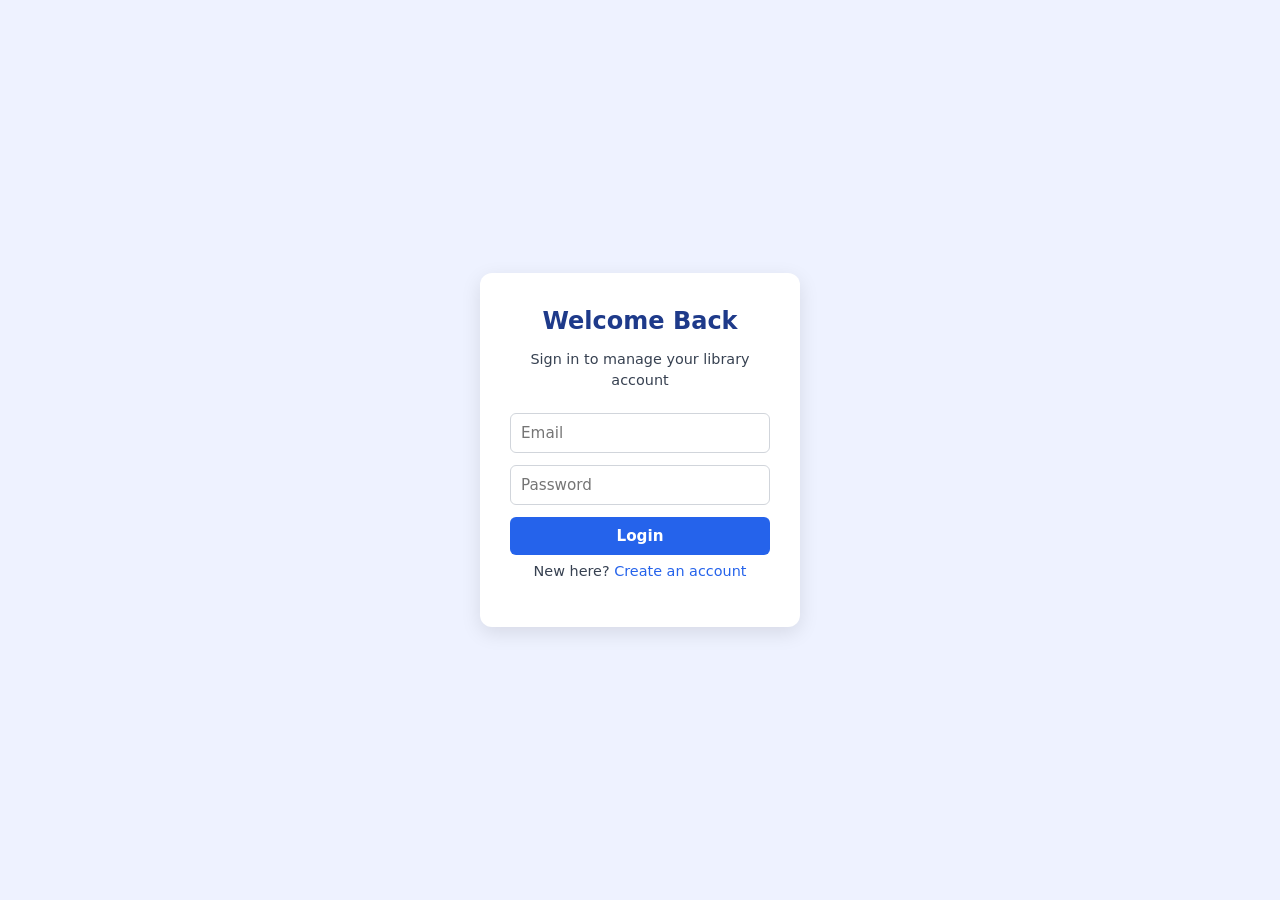
<file: frontend/index.html>
<!DOCTYPE html>
<html lang="en">
<head>
  <meta charset="UTF-8">
  <title>Library</title>
  <meta name="viewport" content="width=device-width, initial-scale=1">
  <link rel="stylesheet" href="style.css">
  <style>
    body {
      background:#eef2ff;
      display:flex;
      justify-content:center;
      align-items:center;
      height:100vh;
      font-family:system-ui, sans-serif;
    }
    .container {
      background:#fff;
      padding:30px;
      border-radius:12px;
      box-shadow:0 6px 20px rgba(0,0,0,0.1);
      width:320px;
      text-align:center;
    }
    h2 { color:#1e3a8a; margin-bottom:10px; }
    p { color:#374151; font-size:0.9rem; margin-bottom:15px; }
    input, button {
      width:100%;
      padding:10px;
      margin:6px 0;
      border-radius:6px;
      border:1px solid #d1d5db;
      font-size:0.95rem;
    }
    button {
      background:#2563eb;
      color:white;
      border:none;
      cursor:pointer;
      font-weight:600;
    }
    button:hover { opacity:0.9; }
    .alert { display:none; padding:8px; border-radius:6px; margin-top:10px; font-size:0.9rem; }
    .alert-error { background:#fee2e2; color:#991b1b; }
    a { color:#2563eb; text-decoration:none; }
    a:hover { text-decoration:underline; }
  </style>
</head>
<body>

  <div class="container">
    <h2>Welcome Back</h2>
    <p>Sign in to manage your library account</p>

    <form id="login-form">
      <input type="email" name="email" placeholder="Email" required>
      <input type="password" name="password" placeholder="Password" required>
      <button type="submit">Login</button>
    </form>

    <div id="login-error" class="alert alert-error"></div>

    <p>New here? <a href="register.html">Create an account</a></p>
  </div>

  <script>
    const API_BASE_URL = "https://library-management-system-s7gj.onrender.com";

    async function apiRequest(path, options={}) {
      const res = await fetch(API_BASE_URL + path, {
        headers: {"Content-Type":"application/json"},
        ...options
      });
      let data = null;
      try { data = await res.json(); } catch(e){}
      if(!res.ok) throw new Error(data?.message || "Request failed");
      return data;
    }

    document.getElementById("login-form").addEventListener("submit", async function(e){
      e.preventDefault();
      const form = e.target;
      const email = form.email.value.trim();
      const password = form.password.value;

      const errorBox = document.getElementById("login-error");
      errorBox.style.display="none";

      try {
        const user = await apiRequest("/api/auth/login", {
          method:"POST",
          body: JSON.stringify({email,password})
        });

        localStorage.setItem("lms_user", JSON.stringify(user));

        window.location.href = "dashboard.html";

      } catch(err){
        errorBox.innerText = err.message || "Login failed ❌";
        errorBox.style.display="block";
      }
    });
  </script>

</body>
</html>
</file>
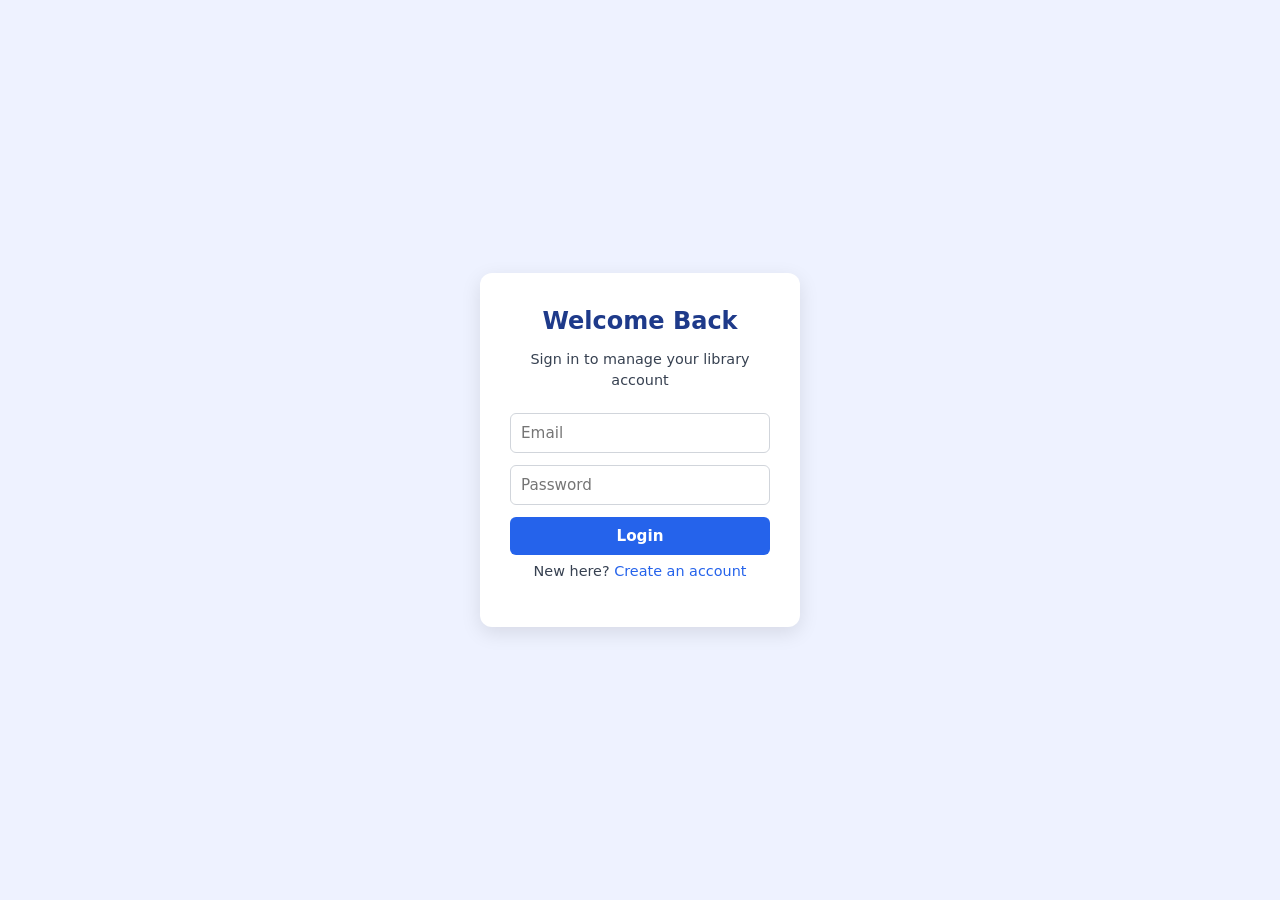
<file: frontend/dashboard.html>
<!DOCTYPE html>
<html lang="en">
<head>
  <meta charset="UTF-8">
  <title>Library Dashboard</title>
  <meta name="viewport" content="width=device-width, initial-scale=1">
  <link rel="stylesheet" href="style.css">
  <style>
    body { 
      background:#eef2ff; 
      font-family:system-ui, sans-serif; 
      margin:0; 
      padding:20px; 
      color:#111827;
    }

    header { 
      display:flex; 
      justify-content:space-between; 
      align-items:center; 
      flex-wrap:wrap;
      background:#1e3a8a;
      padding:16px 24px;
      border-radius:8px;
      margin-bottom:20px; 
      color:white;
    }

    header h2 { 
      font-size:1.8rem; 
      font-weight:700;
    }

    #user-info { 
      text-align:right; 
    }

    #user-info span { 
      display:block; 
      font-size:0.9rem; 
      color:#ffffff;
      margin-top:4px;
    }

    #user-info button { 
      background:#ef4444; 
      color:white; 
      border:none; 
      padding:6px 12px; 
      border-radius:6px; 
      cursor:pointer; 
      margin-top:6px;
      font-weight:600;
    }

    #user-info button:hover { 
      background:#b91c1c; 
    }

    #admin-panel {
      margin-bottom:20px;
    }

    #add-book-form { 
      background:#fff; 
      padding:15px; 
      border-radius:12px; 
      box-shadow:0 4px 12px rgba(0,0,0,0.1); 
      margin-top:10px; 
      max-width:400px; 
      display:none; 
    }

    #add-book-form input { 
      width:100%; 
      padding:8px; 
      margin:6px 0; 
      border-radius:6px; 
      border:1px solid #d1d5db; 
      font-size:0.95rem;
    }

    #add-book-form button { 
      background:#2563eb; 
      color:white; 
      border:none; 
      padding:8px; 
      border-radius:6px; 
      cursor:pointer;
      font-weight:600;
      margin-top:6px;
      width:100%;
    }

    #add-book-form button:hover { opacity:0.9; }

    .books-grid { 
      display:grid; 
      grid-template-columns:repeat(auto-fill,minmax(220px,1fr)); 
      gap:12px; 
      margin-top:10px; 
    }

    .book-card { 
      background:#fff; 
      padding:12px; 
      border-radius:12px; 
      border:1px solid #e5e7eb; 
      display:flex; 
      flex-direction:column; 
      gap:6px; 
      transition:transform 0.2s, box-shadow 0.2s; 
    }

    .book-card.available { border-left:4px solid #22c55e; }
    .book-card.unavailable { border-left:4px solid #dc2626; }

    .book-card:hover { 
      transform:translateY(-4px); 
      box-shadow:0 6px 20px rgba(0,0,0,0.15); 
    }

    .book-title { 
      font-weight:600; 
      color:#1e40af; 
      font-size:1.1rem; 
    }

    .book-meta { 
      font-size:0.85rem; 
      color:#374151; 
    }

    .book-actions { 
      display:flex; 
      gap:6px; 
      flex-wrap:wrap; 
      margin-top:6px; 
    }

    .book-actions button { 
      padding:5px 8px; 
      border-radius:6px; 
      border:none; 
      cursor:pointer; 
      transition:0.2s; 
      font-size:0.85rem;
      font-weight:600;
    }

    .btn-issue { background:#15803d; color:white; }
    .btn-return { background:#b91c1c; color:white; }
    .btn-add { background:#2563eb; color:white; }
    .btn-save { background:#2563eb; color:white; }
    .btn-delete { background:#dc2626; color:white; }
    .btn-search { background:#f59e0b; color:white; }

    .muted { color:#6b7280; font-size:0.85rem; }

    #return-section { 
      margin-top:20px; 
      display:flex; 
      gap:8px; 
      flex-wrap:wrap; 
      align-items:center; 
      max-width:480px;
    }

    #return-transaction-id { 
      padding:8px; 
      border-radius:6px; 
      border:1px solid #d1d5db; 
      flex:1; 
      min-width:120px;
    }

    #search-bar { 
      margin-top:10px; 
      display:flex; 
      gap:6px; 
      max-width:480px;
    }

    #search-bar input { 
      flex:1; 
      padding:8px; 
      border-radius:6px; 
      border:1px solid #d1d5db; 
      font-size:0.95rem;
    }

    #search-bar button { 
      padding:8px; 
      border-radius:6px; 
      border:none; 
      background:#f59e0b; 
      color:white; 
      cursor:pointer;
      font-weight:600;
    }

    #search-bar button:hover { opacity:0.9; }

    h3.section-title { margin-top:20px; color:#1e3a8a; font-size:1.2rem; }
  </style>
</head>
<body onload="loadDashboard()">

<header>
  <h2>Library Dashboard</h2>
  <div id="user-info">
    <span id="user-name"></span>
    <span id="user-email"></span>
    <span id="user-role"></span>
    <button onclick="logout()">Logout</button>
  </div>
</header>

<!-- ADMIN PANEL -->
<div id="admin-panel" style="display:none;">
  <button class="btn-add" onclick="showAddBookForm()">➕ Add Book</button>

  <!-- ADD BOOK FORM -->
  <div id="add-book-form">
    <input id="book-title" placeholder="Title">
    <input id="book-author" placeholder="Author">
    <input id="book-isbn" placeholder="ISBN">
    <input id="book-copies" type="number" placeholder="Total Copies">
    <button class="btn-save" onclick="addBook()">Save</button>
  </div>
</div>

<!-- SEARCH BAR -->
<div id="search-bar">
  <input type="text" id="search-input" placeholder="Search by title, author, ISBN...">
  <button class="btn-search" onclick="searchBooks()">Search</button>
</div>

<h3 class="section-title">Books</h3>
<div id="books-container" class="books-grid"></div>

<!-- RETURN BOOK -->
<div id="return-section">
  <input id="return-transaction-id" placeholder="Transaction ID">
  <button class="btn-return" onclick="returnBook()">Return Book</button>
</div>

<script src="script.js"></script>
</body>
</html>
</file>
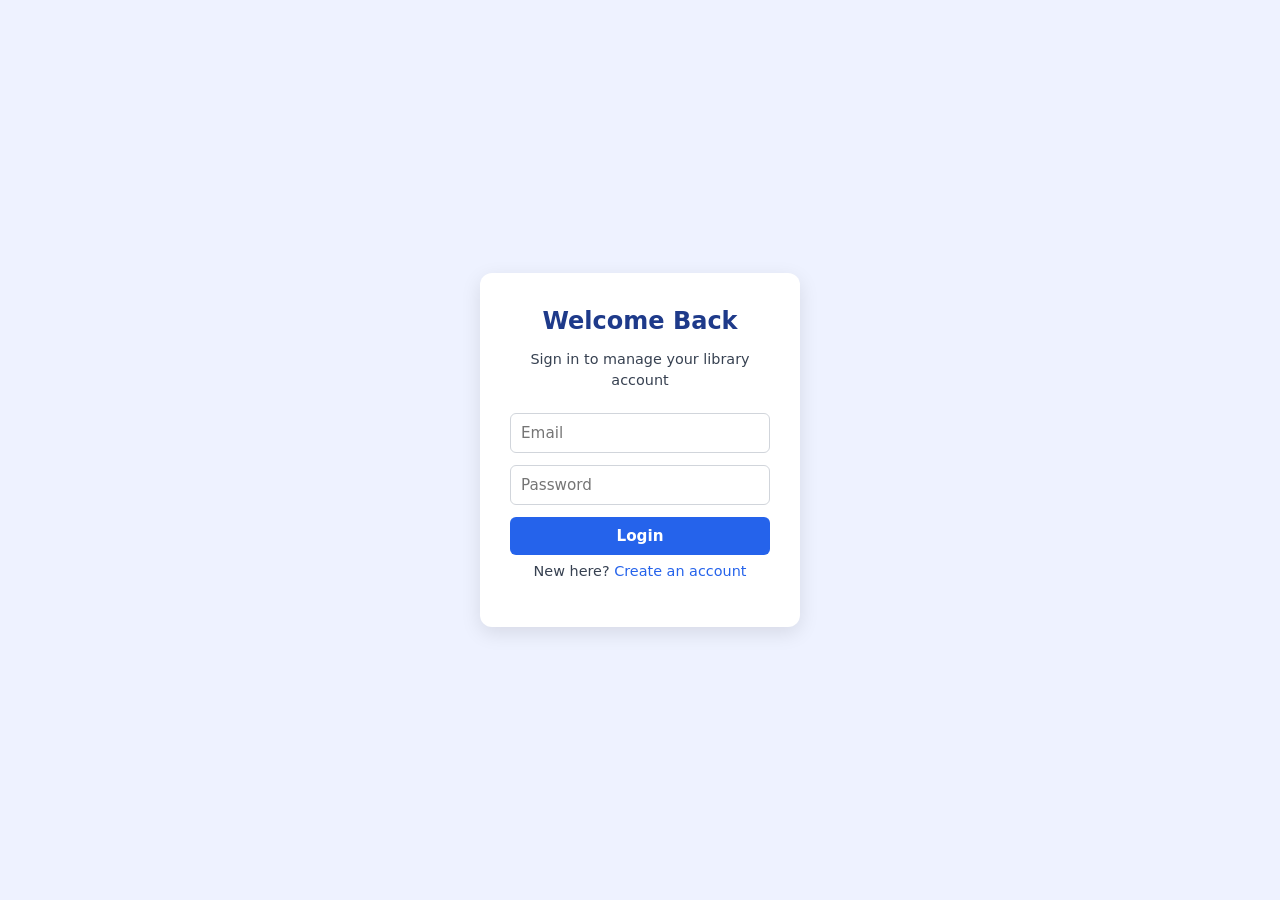
<file: frontend/login.html>
<!DOCTYPE html>
<html lang="en">
<head>
  <meta charset="UTF-8">
  <title>Library | Login</title>
  <meta name="viewport" content="width=device-width, initial-scale=1">
  <link rel="stylesheet" href="style.css">
  <style>
    body {
      background:#eef2ff;
      display:flex;
      justify-content:center;
      align-items:center;
      height:100vh;
      font-family:system-ui, sans-serif;
    }
    .container {
      background:#fff;
      padding:30px;
      border-radius:12px;
      box-shadow:0 6px 20px rgba(0,0,0,0.1);
      width:320px;
      text-align:center;
    }
    h2 { color:#1e3a8a; margin-bottom:10px; }
    p { color:#374151; font-size:0.9rem; margin-bottom:15px; }
    input, button {
      width:100%;
      padding:10px;
      margin:6px 0;
      border-radius:6px;
      border:1px solid #d1d5db;
      font-size:0.95rem;
    }
    button {
      background:#2563eb;
      color:white;
      border:none;
      cursor:pointer;
      font-weight:600;
    }
    button:hover { opacity:0.9; }

    .alert { display:none; padding:8px; border-radius:6px; margin-top:10px; font-size:0.9rem; }
    .alert-error { background:#fee2e2; color:#991b1b; }

    a { color:#2563eb; text-decoration:none; }
    a:hover { text-decoration:underline; }

    /* 🔥 Loader */
    .spinner {
      border: 4px solid #eee;
      border-top: 4px solid #2563eb;
      border-radius: 50%;
      width: 28px;
      height: 28px;
      animation: spin 1s linear infinite;
      margin: 10px auto;
    }

    @keyframes spin {
      0% { transform: rotate(0deg); }
      100% { transform: rotate(360deg); }
    }
  </style>
</head>
<body>
  <div class="container">
    <h2>Welcome Back</h2>
    <p>Sign in to manage your library account</p>

    <form id="login-form">
      <input type="email" name="email" placeholder="Email" required>
      <input type="password" name="password" placeholder="Password" required>
      <button type="submit">Login</button>
    </form>

    <!-- 🔥 Loader + Message -->
    <div id="loadingBox" style="display:none; text-align:center; margin-top:10px;">
      <div class="spinner"></div>
      <p>Please wait, it may take some time to run the backend...</p>
    </div>

    <div id="login-error" class="alert alert-error"></div>

    <p>New here? <a href="register.html">Create an account</a></p>
  </div>

  <script>
    const API_BASE_URL = "https://library-management-system-s7gj.onrender.com";

    async function apiRequest(path, options={}) {
      const res = await fetch(API_BASE_URL + path, {
        headers: {"Content-Type":"application/json"},
        ...options
      });
      let data = null;
      try { data = await res.json(); } catch(e){}
      if(!res.ok) throw new Error(data?.message || "Request failed");
      return data;
    }

    document.getElementById("login-form").addEventListener("submit", async function(e){
      e.preventDefault();

      const form = e.target;
      const email = form.email.value.trim();
      const password = form.password.value;

      const errorBox = document.getElementById("login-error");
      const loadingBox = document.getElementById("loadingBox");
      const submitBtn = form.querySelector("button");

      errorBox.style.display="none";

      // 🔥 SHOW loader
      loadingBox.style.display = "block";
      submitBtn.disabled = true;
      submitBtn.innerText = "Logging in...";

      try {
        const user = await apiRequest("/api/auth/login", {
          method:"POST",
          body: JSON.stringify({email,password})
        });

        // Store user
        localStorage.setItem("lms_user", JSON.stringify(user));

        // ✅ redirect
        window.location.href = "dashboard.html";

      } catch(err){
        errorBox.innerText = err.message || "Login failed ❌";
        errorBox.style.display="block";

        // ❌ reset UI
        loadingBox.style.display = "none";
        submitBtn.disabled = false;
        submitBtn.innerText = "Login";
      }
    });
  </script>
</body>
</html>
</file>
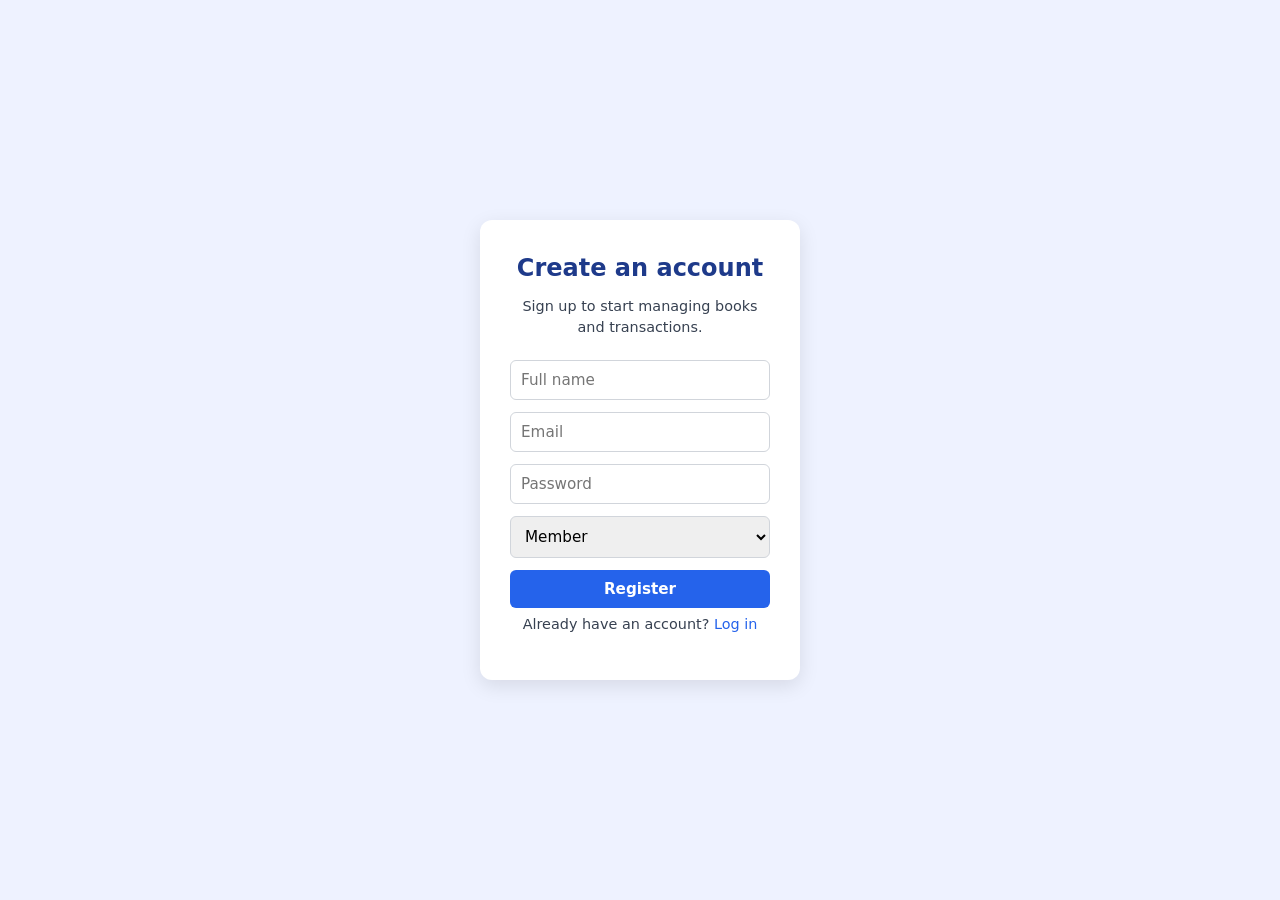
<file: frontend/register.html>
<!DOCTYPE html>
<html lang="en">
<head>
  <meta charset="UTF-8">
  <title>Library | Register</title>
  <meta name="viewport" content="width=device-width, initial-scale=1">
  <link rel="stylesheet" href="style.css">
  <style>
    body {
      background:#eef2ff;
      display:flex;
      justify-content:center;
      align-items:center;
      height:100vh;
      font-family:system-ui, sans-serif;
    }
    .container {
      background:#fff;
      padding:30px;
      border-radius:12px;
      box-shadow:0 6px 20px rgba(0,0,0,0.1);
      width:320px;
      text-align:center;
    }
    h2 { color:#1e3a8a; margin-bottom:10px; }
    p { color:#374151; font-size:0.9rem; margin-bottom:15px; }
    input, select, button {
      width:100%;
      padding:10px;
      margin:6px 0;
      border-radius:6px;
      border:1px solid #d1d5db;
      font-size:0.95rem;
    }
    button {
      background:#2563eb;
      color:white;
      border:none;
      cursor:pointer;
      font-weight:600;
    }
    button:hover { opacity:0.9; }

    .alert {
      display:none;
      padding:8px;
      border-radius:6px;
      margin-top:10px;
      font-size:0.9rem;
    }
    .alert-success { background:#dcfce7; color:#166534; }
    .alert-error { background:#fee2e2; color:#991b1b; }

    a { color:#2563eb; text-decoration:none; }
    a:hover { text-decoration:underline; }

    /* 🔥 Loader */
    .spinner {
      border: 4px solid #eee;
      border-top: 4px solid #2563eb;
      border-radius: 50%;
      width: 28px;
      height: 28px;
      animation: spin 1s linear infinite;
      margin: 10px auto;
    }

    @keyframes spin {
      0% { transform: rotate(0deg); }
      100% { transform: rotate(360deg); }
    }
  </style>
</head>
<body>
  <div class="container">
    <h2>Create an account</h2>
    <p>Sign up to start managing books and transactions.</p>

    <form id="register-form">
      <input type="text" name="name" placeholder="Full name" required>
      <input type="email" name="email" placeholder="Email" required>
      <input type="password" name="password" placeholder="Password" required>
      <select name="role">
        <option value="">Member</option>
        <option value="ADMIN">Admin</option>
      </select>
      <button type="submit">Register</button>
    </form>

    <!-- 🔥 Loader + Message -->
    <div id="loadingBox" style="display:none; text-align:center; margin-top:10px;">
      <div class="spinner"></div>
      <p>Please wait, it may take some time to run the backend...</p>
    </div>

    <div id="register-error" class="alert alert-error"></div>
    <div id="register-success" class="alert alert-success"></div>

    <p>Already have an account? <a href="login.html">Log in</a></p>
  </div>

  <script>
    const API_BASE_URL = "https://library-management-system-s7gj.onrender.com";

    async function apiRequest(path, options = {}) {
      const res = await fetch(API_BASE_URL + path, {
        headers: { "Content-Type": "application/json" },
        ...options,
      });
      let data = null;
      try { data = await res.json(); } catch(e){}
      if(!res.ok) throw new Error(data?.message || "Request failed");
      return data;
    }

    document.getElementById("register-form").addEventListener("submit", async function(e){
      e.preventDefault();

      const form = e.target;
      const name = form.name.value.trim();
      const email = form.email.value.trim();
      const password = form.password.value;
      const role = form.role.value.trim().toUpperCase() || "MEMBER";

      const errorBox = document.getElementById("register-error");
      const successBox = document.getElementById("register-success");
      const loadingBox = document.getElementById("loadingBox");
      const submitBtn = form.querySelector("button");

      errorBox.style.display="none";
      successBox.style.display="none";

      // 🔥 SHOW loader
      loadingBox.style.display = "block";
      submitBtn.disabled = true;
      submitBtn.innerText = "Registering...";

      try {
        await apiRequest("/api/auth/register", {
          method:"POST",
          body: JSON.stringify({name,email,password,role})
        });

        successBox.innerText = "Registration Successful ✅ Redirecting to login...";
        successBox.style.display="block";
        form.reset();

        setTimeout(() => {
          window.location.href="login.html";
        }, 2000);

      } catch(err) {
        errorBox.innerText = err.message || "Registration failed ❌";
        errorBox.style.display="block";

        // ❌ hide loader on error
        loadingBox.style.display = "none";
        submitBtn.disabled = false;
        submitBtn.innerText = "Register";
      }
    });
  </script>
</body>
</html>
</file>
<file: frontend/style.css>
/* ------------------- Base ------------------- */
* {
  box-sizing: border-box;
  margin: 0;
  padding: 0;
  font-family: system-ui, -apple-system, BlinkMacSystemFont, "Segoe UI", sans-serif;
}

body {
  background: #eef2ff;
  color: #111827;
  padding: 20px;
  font-size: 16px;
  line-height: 1.5;
}

/* ------------------- Header ------------------- */
header {
  width: 100%;
  background: #1e3a8a; /* Dark Blue */
  color: white;
  display: flex;
  justify-content: space-between;
  align-items: center;
  padding: 16px 24px;
  border-radius: 8px;
  margin-bottom: 20px;
}
header h2 {
  font-size: 1.8rem;
  font-weight: 700;
  color: #ffffff; /* Library Dashboard pure white */
}

#user-info {
  text-align: right;
}
#user-name {
  font-weight: 700;
  font-size: 1rem;
  color: #ffffff; /* Name pure white */
}
#user-email {
  font-size: 0.9rem;
  color: #ffffff; /* Email pure white */
}
#user-role {
  display: inline-block;
  background: #22c55e; /* Green badge */
  color: white;
  padding: 3px 10px;
  border-radius: 6px;
  font-size: 0.85rem;
  margin-top: 4px;
  font-weight: 600;
}
#user-info button {
  background: #ef4444;
  color: white;
  border: none;
  padding: 8px 14px;
  border-radius: 6px;
  cursor: pointer;
  margin-top: 8px;
  font-size: 0.9rem;
  font-weight: 600;
}
#user-info button:hover { background: #b91c1c; }

/* ------------------- Search Bar ------------------- */
.search-bar {
  margin: 20px auto;
  display: flex;
  justify-content: center;
  gap: 10px;
  max-width: 600px;
}
.search-bar input {
  flex: 1;
  padding: 10px;
  border-radius: 6px;
  border: 1px solid #d1d5db;
  font-size: 1rem;
}
.search-bar button {
  background: #f59e0b;
  color: white;
  border: none;
  padding: 10px 14px;
  border-radius: 6px;
  font-weight: 600;
  font-size: 1rem;
}
.search-bar button:hover { opacity: 0.9; }

/* ------------------- Books Grid ------------------- */
.books-grid {
  display: grid;
  grid-template-columns: repeat(auto-fill, minmax(240px, 1fr));
  gap: 18px;
  margin-top: 20px;
}
.book-card {
  background: #fff;
  border-radius: 12px;
  padding: 16px;
  border: 1px solid #e5e7eb;
  transition: transform 0.2s, box-shadow 0.2s;
}
.book-card.available { border-left: 4px solid #22c55e; }
.book-card.unavailable { border-left: 4px solid #dc2626; }
.book-card:hover {
  transform: translateY(-4px);
  box-shadow: 0 6px 20px rgba(0,0,0,0.15);
}
.book-title {
  font-size: 1.1rem;
  font-weight: 600;
  color: #1e40af;
}
.book-meta {
  font-size: 0.9rem;
  color: #374151;
}

/* ------------------- Book Actions ------------------- */
.book-actions {
  display: flex;
  gap: 8px;
  margin-top: 8px;
  flex-wrap: wrap;
}
button {
  padding: 8px 12px;
  border-radius: 6px;
  border: none;
  cursor: pointer;
  transition: 0.2s;
  font-size: 0.9rem;
  font-weight: 600;
}
button:hover { opacity: 0.85; }
.btn-issue { background: #15803d; color: white; }
.btn-return { background: #b91c1c; color: white; }
.btn-add, .btn-save { background: #2563eb; color: white; }
.btn-delete { background: #dc2626; color: white; }
.btn-search { background: #f59e0b; color: white; }

/* ------------------- Return Section ------------------- */
#return-section {
  margin: 30px auto;
  display: flex;
  justify-content: center;
  gap: 10px;
  max-width: 600px;
  background: #f9fafb;
  padding: 14px;
  border-radius: 8px;
  box-shadow: 0 4px 12px rgba(0,0,0,0.1);
}
#return-transaction-id {
  flex: 1;
  padding: 10px;
  border-radius: 6px;
  border: 1px solid #d1d5db;
  font-size: 1rem;
}

/* ------------------- Alerts ------------------- */
.alert {
  display: none;
  padding: 8px;
  border-radius: 6px;
  margin-top: 8px;
  font-size: 0.9rem;
}
.alert-success { background: #dcfce7; color: #166534; }
.alert-error { background: #fee2e2; color: #991b1b; }

/* ------------------- Links ------------------- */
a { color: #2563eb; text-decoration: none; cursor: pointer; font-size: 0.9rem; }
a:hover { text-decoration: underline; }

/* ------------------- Responsive ------------------- */
@media(max-width:600px){
  .books-grid { grid-template-columns: repeat(auto-fill, minmax(180px,1fr)); }
  .search-bar, #return-section { flex-direction: column; }
  #user-info { text-align: center; }
}


.bouncing-dots {
      display: flex;
      gap: 10px;
    }

    .bouncing-dots div {
      width: 15px;
      height: 15px;
      background: #667eea;
      border-radius: 50%;
      animation: bounce 1.4s ease-in-out infinite;
    }

    .bouncing-dots div:nth-child(2) { animation-delay: 0.2s; }
    .bouncing-dots div:nth-child(3) { animation-delay: 0.4s; }

    @keyframes bounce {
      0%, 80%, 100% { transform: translateY(0); }
      40% { transform: translateY(-30px); }
    }
</file>
